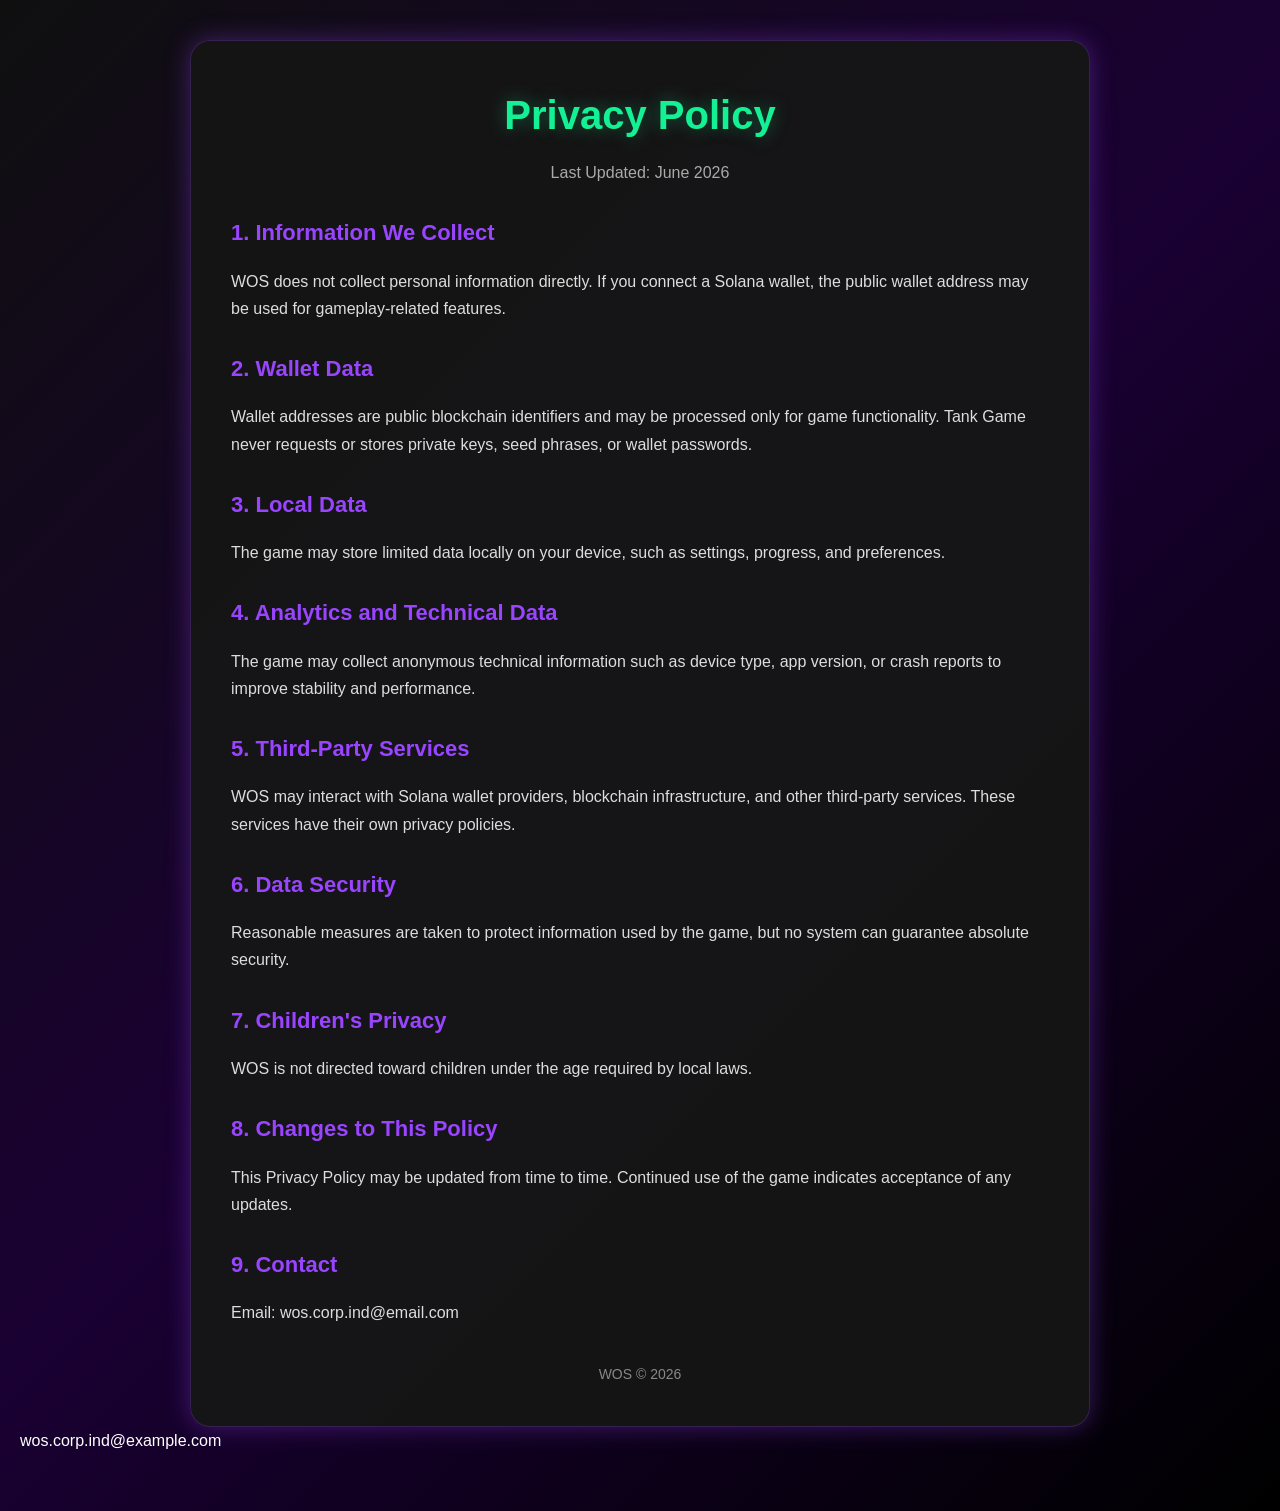
<file: privacy.html>
<!DOCTYPE html>
<html lang="en">
<head>
  <meta charset="UTF-8" />
  <meta name="viewport" content="width=device-width, initial-scale=1.0" />
  <title>Privacy Policy - WOS</title>
  <style>
    * { box-sizing: border-box; }
    body {
      margin: 0;
      padding: 40px 20px;
      background: linear-gradient(135deg, #0f0f0f, #1a0033, #000000);
      color: #fff;
      font-family: Arial, Helvetica, sans-serif;
      line-height: 1.7;
    }
    .container {
      max-width: 900px;
      margin: 0 auto;
      background: rgba(22, 22, 22, 0.95);
      border-radius: 20px;
      padding: 40px;
      box-shadow: 0 0 25px rgba(153, 69, 255, 0.35);
      border: 1px solid rgba(153, 69, 255, 0.25);
    }
    h1 {
      text-align: center;
      color: #14F195;
      margin: 0 0 10px;
      font-size: 40px;
      text-shadow: 0 0 18px rgba(20, 241, 149, 0.35);
    }
    .date {
      text-align: center;
      color: #aaa;
      margin-bottom: 28px;
    }
    h2 {
      color: #9945FF;
      margin-top: 28px;
      margin-bottom: 8px;
      font-size: 22px;
    }
    p, li {
      color: #ddd;
      font-size: 16px;
    }
    ul {
      padding-left: 22px;
    }
    a {
      color: #14F195;
      text-decoration: none;
    }
    a:hover {
      text-decoration: underline;
    }
    .footer {
      margin-top: 36px;
      text-align: center;
      color: #888;
      font-size: 14px;
    }
  </style>
</head>
<body>
  <div class="container">
    <h1>Privacy Policy</h1>
    <div class="date">Last Updated: June 2026</div>

    <h2>1. Information We Collect</h2>
    <p>
      WOS does not collect personal information directly. If you connect a Solana wallet,
      the public wallet address may be used for gameplay-related features.
    </p>

    <h2>2. Wallet Data</h2>
    <p>
      Wallet addresses are public blockchain identifiers and may be processed only for game functionality.
      Tank Game never requests or stores private keys, seed phrases, or wallet passwords.
    </p>

    <h2>3. Local Data</h2>
    <p>
      The game may store limited data locally on your device, such as settings, progress, and preferences.
    </p>

    <h2>4. Analytics and Technical Data</h2>
    <p>
      The game may collect anonymous technical information such as device type, app version, or crash reports
      to improve stability and performance.
    </p>

    <h2>5. Third-Party Services</h2>
    <p>
      WOS may interact with Solana wallet providers, blockchain infrastructure, and other third-party
      services. These services have their own privacy policies.
    </p>

    <h2>6. Data Security</h2>
    <p>
      Reasonable measures are taken to protect information used by the game, but no system can guarantee
      absolute security.
    </p>

    <h2>7. Children's Privacy</h2>
    <p>
      WOS is not directed toward children under the age required by local laws.
    </p>

    <h2>8. Changes to This Policy</h2>
    <p>
      This Privacy Policy may be updated from time to time. Continued use of the game indicates acceptance
      of any updates.
    </p>

    <h2>9. Contact</h2>
    <p>Email: wos.corp.ind@email.com</p>


    <div class="footer">WOS © 2026</div>
  </div>
</body>
</html>
wos.corp.ind@example.com
</p>
</file>
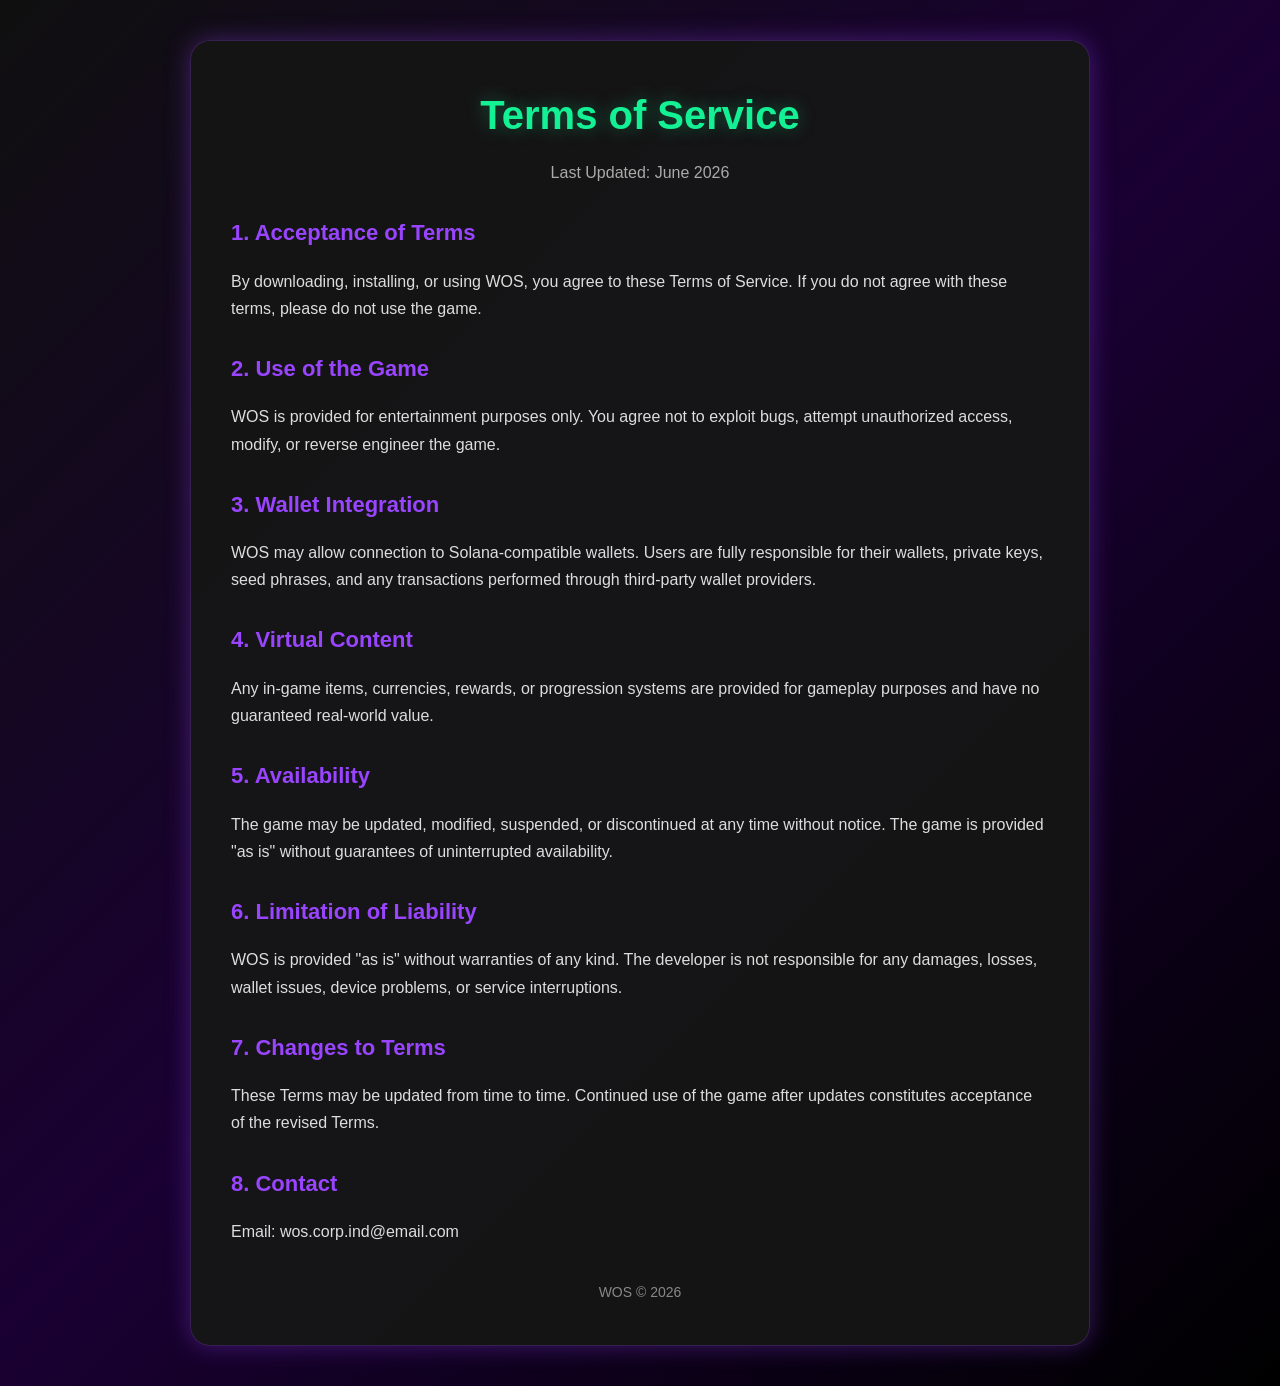
<file: terms.html>
<!DOCTYPE html>
<html lang="en">
<head>
  <meta charset="UTF-8" />
  <meta name="viewport" content="width=device-width, initial-scale=1.0" />
  <title>Terms of Service - WOS</title>
  <style>
    * { box-sizing: border-box; }
    body {
      margin: 0;
      padding: 40px 20px;
      background: linear-gradient(135deg, #0f0f0f, #1a0033, #000000);
      color: #fff;
      font-family: Arial, Helvetica, sans-serif;
      line-height: 1.7;
    }
    .container {
      max-width: 900px;
      margin: 0 auto;
      background: rgba(22, 22, 22, 0.95);
      border-radius: 20px;
      padding: 40px;
      box-shadow: 0 0 25px rgba(153, 69, 255, 0.35);
      border: 1px solid rgba(153, 69, 255, 0.25);
    }
    h1 {
      text-align: center;
      color: #14F195;
      margin: 0 0 10px;
      font-size: 40px;
      text-shadow: 0 0 18px rgba(20, 241, 149, 0.35);
    }
    .date {
      text-align: center;
      color: #aaa;
      margin-bottom: 28px;
    }
    h2 {
      color: #9945FF;
      margin-top: 28px;
      margin-bottom: 8px;
      font-size: 22px;
    }
    p, li {
      color: #ddd;
      font-size: 16px;
    }
    ul {
      padding-left: 22px;
    }
    a {
      color: #14F195;
      text-decoration: none;
    }
    a:hover {
      text-decoration: underline;
    }
    .footer {
      margin-top: 36px;
      text-align: center;
      color: #888;
      font-size: 14px;
    }
  </style>
</head>
<body>
  <div class="container">
    <h1>Terms of Service</h1>
    <div class="date">Last Updated: June 2026</div>

    <h2>1. Acceptance of Terms</h2>
    <p>
      By downloading, installing, or using WOS, you agree to these Terms of Service.
      If you do not agree with these terms, please do not use the game.
    </p>

    <h2>2. Use of the Game</h2>
    <p>
      WOS is provided for entertainment purposes only. You agree not to exploit bugs,
      attempt unauthorized access, modify, or reverse engineer the game.
    </p>

    <h2>3. Wallet Integration</h2>
    <p>
      WOS may allow connection to Solana-compatible wallets. Users are fully responsible for their
      wallets, private keys, seed phrases, and any transactions performed through third-party wallet providers.
    </p>

    <h2>4. Virtual Content</h2>
    <p>
      Any in-game items, currencies, rewards, or progression systems are provided for gameplay purposes
      and have no guaranteed real-world value.
    </p>

    <h2>5. Availability</h2>
    <p>
      The game may be updated, modified, suspended, or discontinued at any time without notice.
      The game is provided "as is" without guarantees of uninterrupted availability.
    </p>

    <h2>6. Limitation of Liability</h2>
    <p>
      WOS is provided "as is" without warranties of any kind. The developer is not responsible
      for any damages, losses, wallet issues, device problems, or service interruptions.
    </p>

    <h2>7. Changes to Terms</h2>
    <p>
      These Terms may be updated from time to time. Continued use of the game after updates constitutes
      acceptance of the revised Terms.
    </p>

    <h2>8. Contact</h2>
    <p>Email: wos.corp.ind@email.com</p>
 

    <div class="footer">WOS © 2026</div>
  </div>
</body>
</html>
</file>
